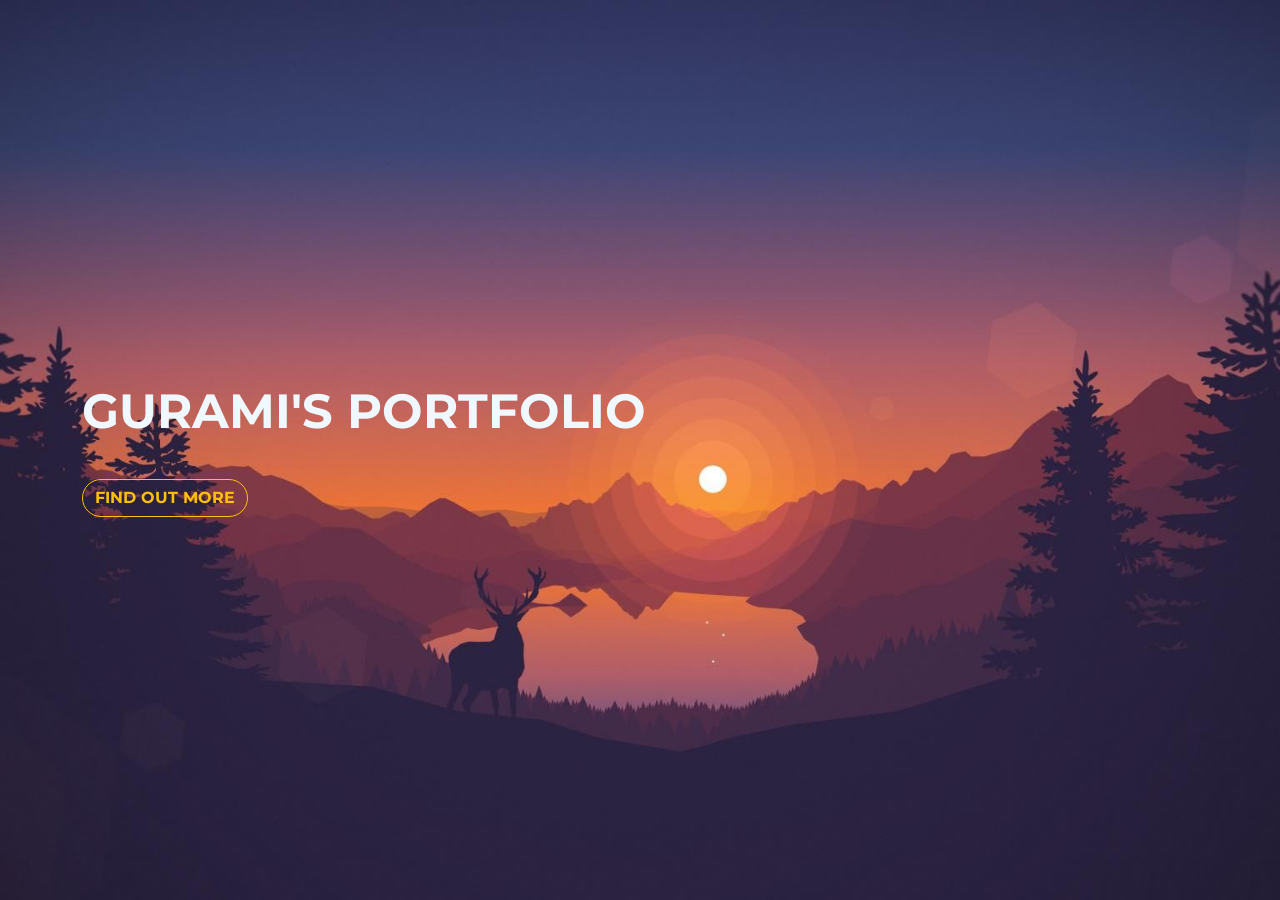
<file: index.html>
<!DOCTYPE html>
<html>
    <head>
        <title>Document</title>
        <!-- Required meta tags -->
        <meta charset="utf-8">
        <meta name="viewport" content="width=device-width, initial-scale=1">

        <link rel="stylesheet" href="https://fonts.googleapis.com/css?family=Montserrat" rel="stylesheet">
        <link href="https://cdn.jsdelivr.net/npm/bootstrap@5.1.3/dist/css/bootstrap.min.css" 
        rel="stylesheet" integrity="sha384-1BmE4kWBq78iYhFldvKuhfTAU6auU8tT94WrHftjDbrCEXSU1oBoqyl2QvZ6jIW3" 
        crossorigin="anonymous">
        <link rel="stylesheet" type="text/css" href="style.css">
    </head>
    <body>
        <div class="container d-flex align-items-center h-100">
            <div class="row">
                <header class="text-right col-12 ">
                    <h1 class="text-uppercase">
                        <strong>
                            Gurami's Portfolio
                        </strong>
                    </h1>
                </header>
                <div class="buffer"></div>
                <section class="text-right col-12">
                    
                    <button type="button" class="btn btn-outline-warning">
                        Find Out More
                    </button>
                </section>
            </div>
            
            
            
        </div>
    </body>
</html>
</file>
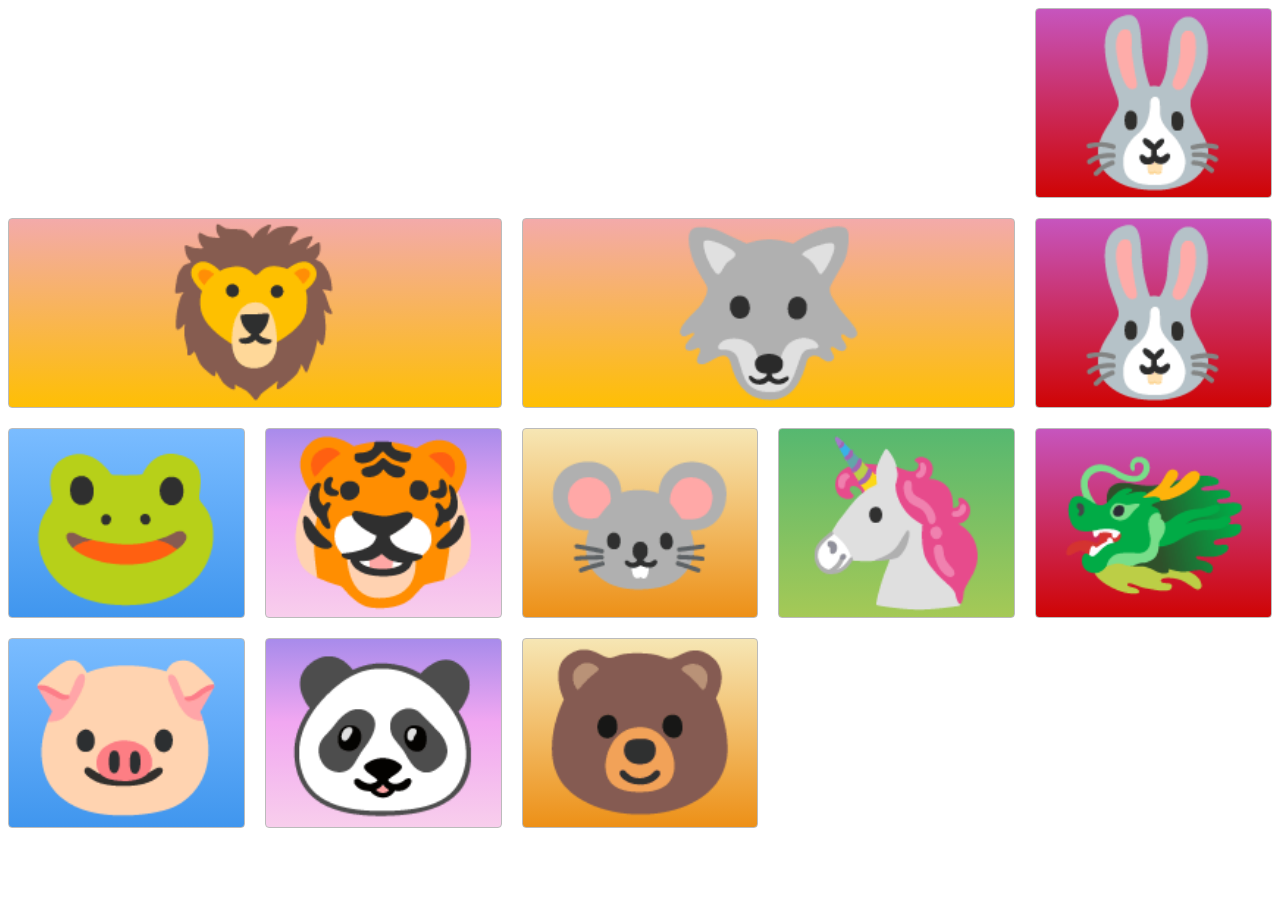
<file: grid.html>
<!DOCTYPE html>
<html>
<head>
  <!-- the below meta tag is default in most modern browsers. however if you have an
  older browser, the emojis may not show up properly. In which case you need this meta
  tag. Read more here: https://teamtreehouse.com/community/meta-charsetutf8-what-does-this-mean-or-what-does-it-do-i-deleted-it-from-the-code-and-nothing-changed -->
  <meta charset="utf-8" >  
  <title>Grid Master</title>
  <link rel="stylesheet" type="text/css" href="./gridstyle.css">
</head>
<body>
    <div class="conteiner">
        <div class="zone red">🐰</div>
        <div class="zone red">🐰</div>
        <div class="zone blue">🐸</div>
        <div class="zone yellow">🦁</div>
        <div class="zone purple">🐯</div>
        <div class="zone brown">🐭</div>
        <div class="zone green">🦄</div>
        <div class="zone red">🐲</div>
        <div class="zone blue">🐷</div>
        <div class="zone yellow">🐺</div>
        <div class="zone purple">🐼</div>
        <div class="zone brown">🐻</div>
    </div>
</body>
</html>
</file>
<file: style.css>
body,
html {
    width: 100%;
    height: 100%;
    background: url(image.jpg) no-repeat center center fixed; 
    -webkit-background-size: cover;
    -moz-background-size: cover;
    -o-background-size: cover;
    background-size: cover;
    font-family: 'Montserrat', sans-serif;
}

h1 {
    font-size: 3rem;
    color: aliceblue;
    
}

hr {
    border: 3px solid ;
    border-radius: 3px;
    border-color: aliceblue;
    border-width: 3px;
    max-width: 65px;
}

.btn {
    font-weight: 700;
    border-radius: 100px;
    text-transform: uppercase;
}


#wall {
    align-items: left;
    width: 500px;
}

.buffer {
    height: 30px;
}
</file>
<file: gridstyle.css>
.conteiner {
    display: grid;
    grid-gap: 20px;
    grid-template-columns: repeat(auto-fill, minmax(200px, 1fr));
    grid-template-rows: 1fr ;
}


.yellow {
    grid-column: span 2;
    grid-row: 1/3;
    align-self: end;
}
.zone {
    cursor:pointer;
    /* display:grid; */
    text-align: center;
    font-size:10em;
    border-radius:4px;
    border:1px solid #bbb;
    transition: all 0.3s linear;
}

.zone:hover {
    -webkit-box-shadow:rgba(0,0,0,0.8) 0px 5px 15px, inset rgba(0,0,0,0.15) 0px -10px 20px;
    -moz-box-shadow:rgba(0,0,0,0.8) 0px 5px 15px, inset rgba(0,0,0,0.15) 0px -10px 20px;
    -o-box-shadow:rgba(0,0,0,0.8) 0px 5px 15px, inset rgba(0,0,0,0.15) 0px -10px 20px;
    box-shadow:rgba(0,0,0,0.8) 0px 5px 15px, inset rgba(0,0,0,0.15) 0px -10px 20px;
}


/*https://paulund.co.uk/how-to-create-shiny-css-buttons*/
/***********************************************************************
 *  Green Background
 **********************************************************************/
.green{
    background: #56B870; /* Old browsers */
    background: -moz-linear-gradient(top, #56B870 0%, #a5c956 100%); /* FF3.6+ */
    background: -webkit-gradient(linear, left top, left bottom, color-stop(0%,#56B870), color-stop(100%,#a5c956)); /* Chrome,Safari4+ */
    background: -webkit-linear-gradient(top, #56B870 0%,#a5c956 100%); /* Chrome10+,Safari5.1+ */
    background: -o-linear-gradient(top, #56B870 0%,#a5c956 100%); /* Opera 11.10+ */
    background: -ms-linear-gradient(top, #56B870 0%,#a5c956 100%); /* IE10+ */
    background: linear-gradient(top, #56B870 0%,#a5c956 100%); /* W3C */
}

/***********************************************************************
 *  Red Background
 **********************************************************************/
.red{
    background: #C655BE; /* Old browsers */
    background: -moz-linear-gradient(top, #C655BE 0%, #cf0404 100%); /* FF3.6+ */
    background: -webkit-gradient(linear, left top, left bottom, color-stop(0%,#C655BE), color-stop(100%,#cf0404)); /* Chrome,Safari4+ */
    background: -webkit-linear-gradient(top, #C655BE 0%,#cf0404 100%); /* Chrome10+,Safari5.1+ */
    background: -o-linear-gradient(top, #C655BE 0%,#cf0404 100%); /* Opera 11.10+ */
    background: -ms-linear-gradient(top, #C655BE 0%,#cf0404 100%); /* IE10+ */
    background: linear-gradient(top, #C655BE 0%,#cf0404 100%); /* W3C */
}

/***********************************************************************
 *  Yellow Background
 **********************************************************************/
.yellow{
    background: #F3AAAA; /* Old browsers */
    background: -moz-linear-gradient(top, #F3AAAA 0%, #febf04 100%); /* FF3.6+ */
    background: -webkit-gradient(linear, left top, left bottom, color-stop(0%,#F3AAAA), color-stop(100%,#febf04)); /* Chrome,Safari4+ */
    background: -webkit-linear-gradient(top, #F3AAAA 0%,#febf04 100%); /* Chrome10+,Safari5.1+ */
    background: -o-linear-gradient(top, #F3AAAA 0%,#febf04 100%); /* Opera 11.10+ */
    background: -ms-linear-gradient(top, #F3AAAA 0%,#febf04 100%); /* IE10+ */
    background: linear-gradient(top, #F3AAAA 0%,#febf04 100%); /* W3C */
}

/***********************************************************************
 *  Blue Background
 **********************************************************************/
.blue{
    background: #7abcff; /* Old browsers */
    background: -moz-linear-gradient(top, #7abcff 0%, #60abf8 44%, #4096ee 100%); /* FF3.6+ */
    background: -webkit-gradient(linear, left top, left bottom, color-stop(0%,#7abcff), color-stop(44%,#60abf8), color-stop(100%,#4096ee)); /* Chrome,Safari4+ */
    background: -webkit-linear-gradient(top, #7abcff 0%,#60abf8 44%,#4096ee 100%); /* Chrome10+,Safari5.1+ */
    background: -o-linear-gradient(top, #7abcff 0%,#60abf8 44%,#4096ee 100%); /* Opera 11.10+ */
    background: -ms-linear-gradient(top, #7abcff 0%,#60abf8 44%,#4096ee 100%); /* IE10+ */
    background: linear-gradient(top, #7abcff 0%,#60abf8 44%,#4096ee 100%); /* W3C */
}

/***********************************************************************
 *  Purple Background
 **********************************************************************/
.purple {
    background: #A88BEB; /* Old browsers */
    background: -moz-linear-gradient(top, #A88BEB 0%, #F1A7F1 44%, #F8CEEC 100%); /* FF3.6+ */
    background: -webkit-gradient(linear, left top, left bottom, color-stop(0%,#A88BEB), color-stop(44%,#F1A7F1), color-stop(100%,#F8CEEC)); /* Chrome,Safari4+ */
    background: -webkit-linear-gradient(top, #A88BEB 0%,#F1A7F1 44%,#F8CEEC 100%); /* Chrome10+,Safari5.1+ */
    background: -o-linear-gradient(top, #A88BEB 0%,#F1A7F1 44%,#F8CEEC 100%); /* Opera 11.10+ */
    background: -ms-linear-gradient(top, #A88BEB 0%,#F1A7F1 44%,#F8CEEC 100%); /* IE10+ */
    background: linear-gradient(top, #A88BEB 0%,#F1A7F1 44%,#F8CEEC 100%); /* W3C */
}

/***********************************************************************
 *  Brown Background
 **********************************************************************/
.brown {
    background: #f6e6b4; /* Old browsers */
    background: -moz-linear-gradient(top, #f6e6b4 0%, #ed9017 100%); /* FF3.6+ */
    background: -webkit-gradient(linear, left top, left bottom, color-stop(0%,#f6e6b4), color-stop(100%,#ed9017)); /* Chrome,Safari4+ */
    background: -webkit-linear-gradient(top, #f6e6b4 0%,#ed9017 100%); /* Chrome10+,Safari5.1+ */
    background: -o-linear-gradient(top, #f6e6b4 0%,#ed9017 100%); /* Opera 11.10+ */
    background: -ms-linear-gradient(top, #f6e6b4 0%,#ed9017 100%); /* IE10+ */
    background: linear-gradient(top, #f6e6b4 0%,#ed9017 100%); /* W3C */
    filter: progid:DXImageTransform.Microsoft.gradient( startColorstr='#f6e6b4', endColorstr='#ed9017',GradientType=0 ); /* IE6-9 */
}
</file>
